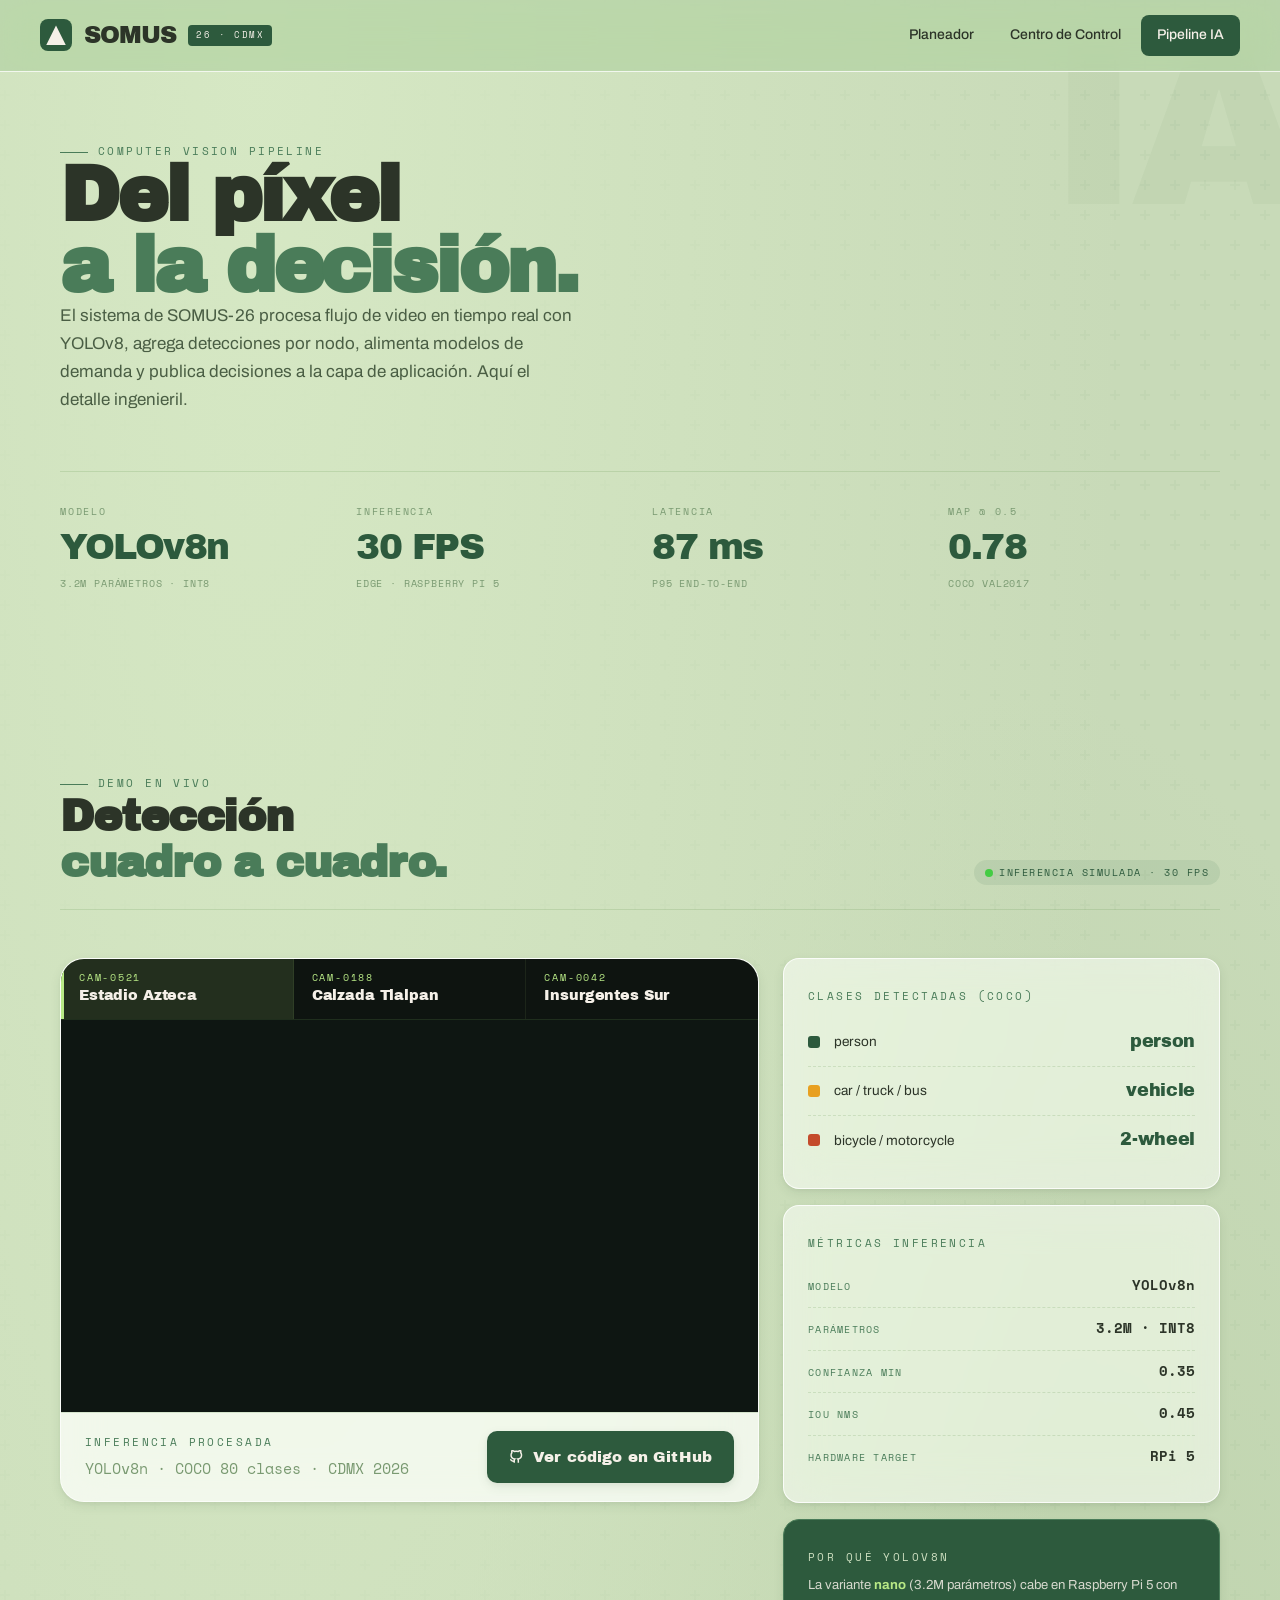
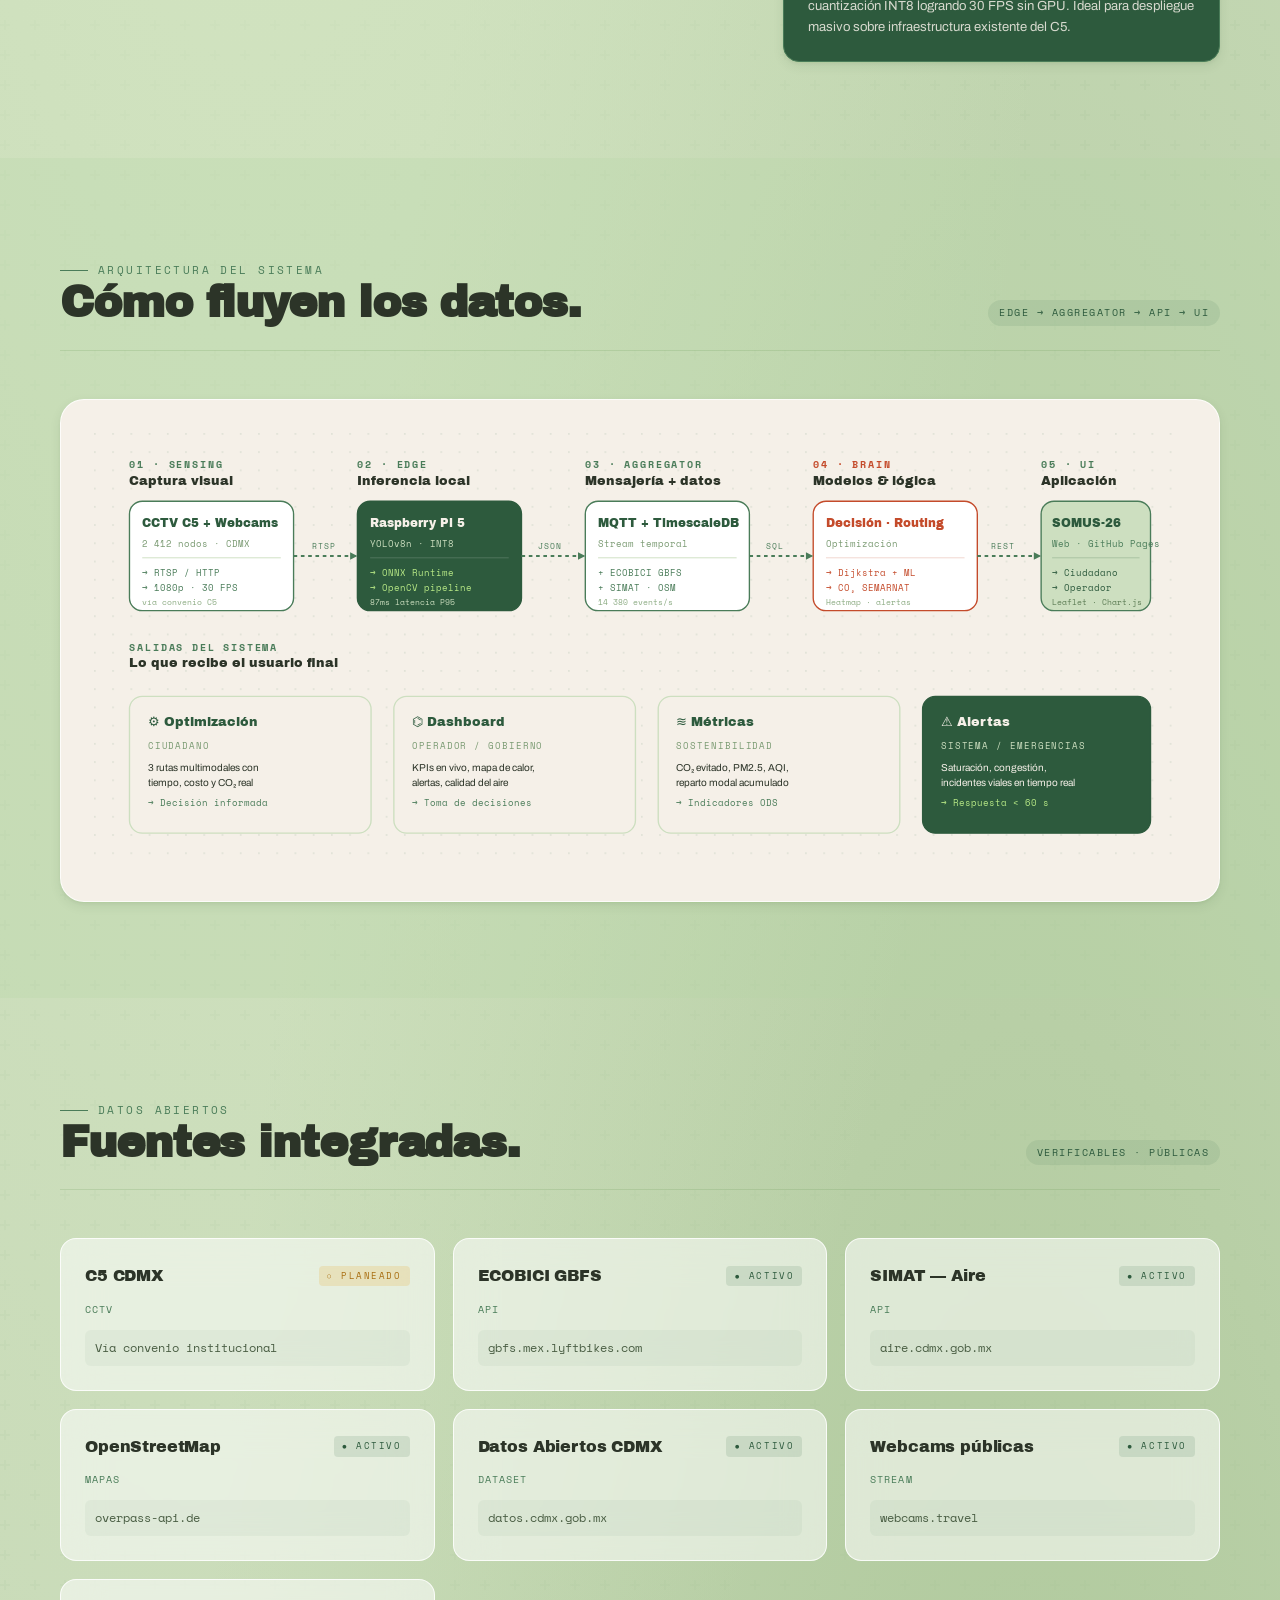
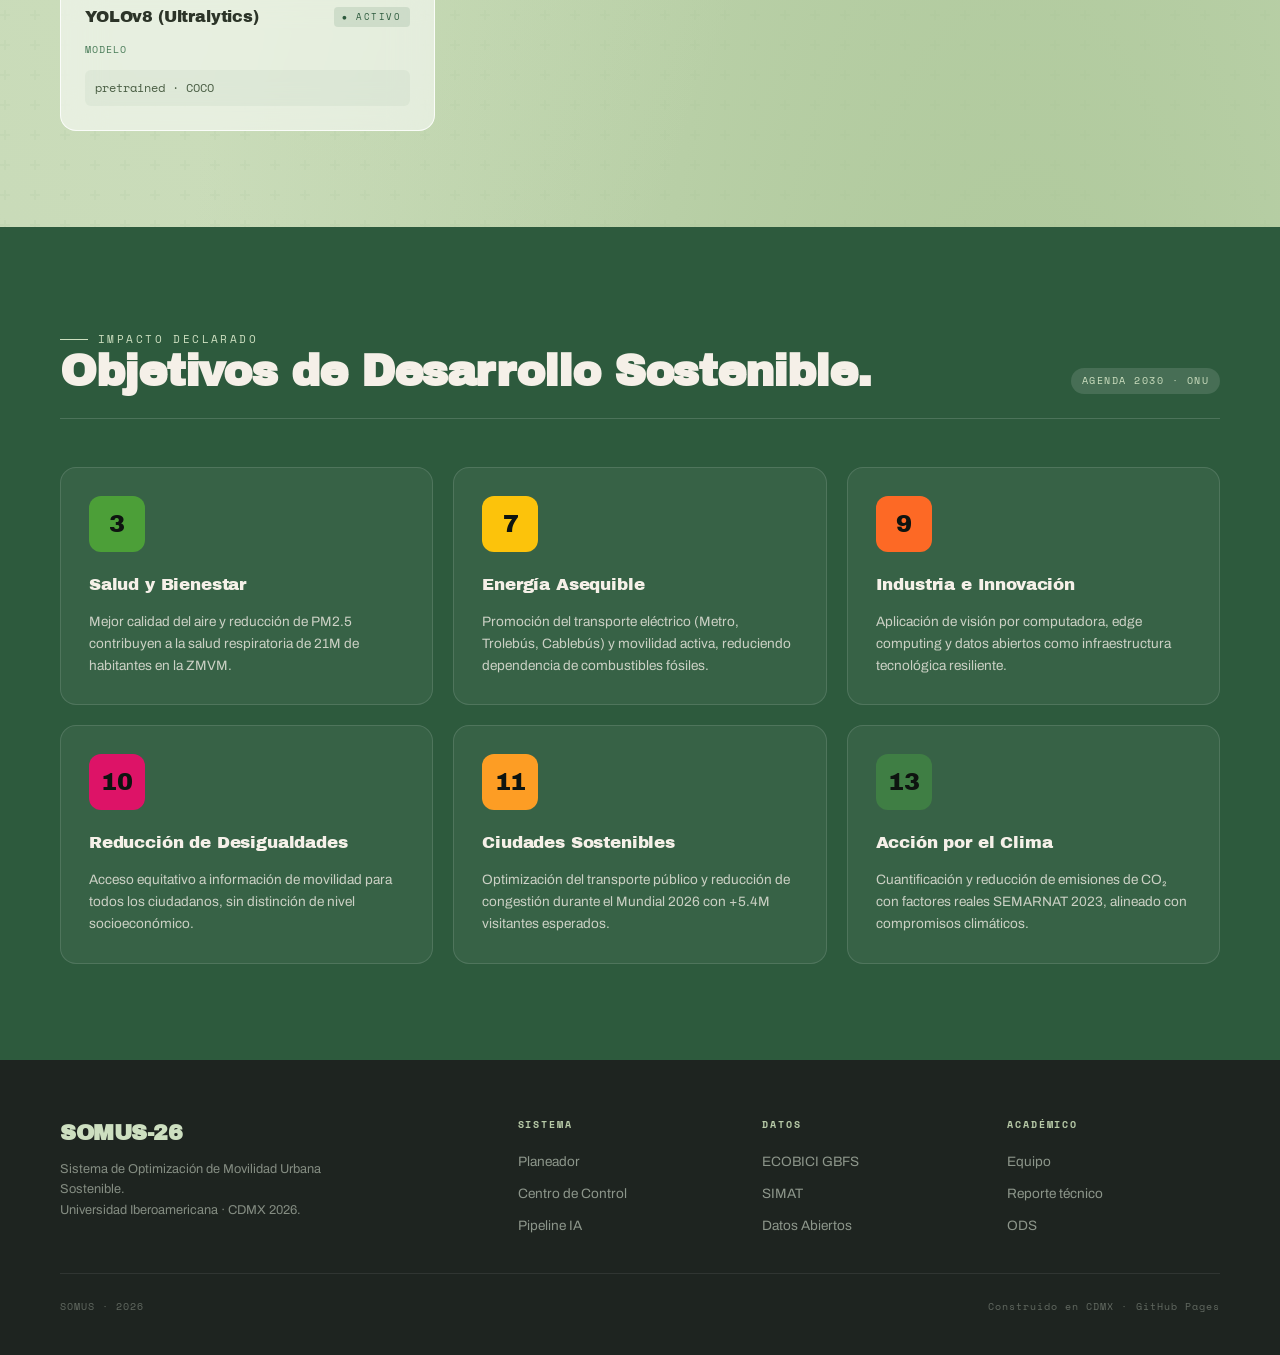
<file: pipeline.html>
<!DOCTYPE html>
<html lang="es">
<head>
  <meta charset="UTF-8" />
  <meta name="viewport" content="width=device-width, initial-scale=1.0" />
  <title>SOMUS-26 · Pipeline IA · Visión por Computadora</title>

  <link href="https://fonts.googleapis.com/css2?family=Space+Mono:wght@400;700&family=Archivo+Black&family=Archivo:wght@300;400;500;600;700&display=swap" rel="stylesheet" />
  <link rel="stylesheet" href="assets/css/shared.css?v=460502" />
  <link rel="stylesheet" href="assets/css/pipeline.css?v=460502" />
</head>
<body class="theme-light">

  <!-- ═════ NAV ═════ -->
  <nav class="nav">
    <a href="index.html" class="nav-brand">
      <span class="nav-brand-mark"></span>
      SOMUS<span class="nav-brand-meta">26 · CDMX</span>
    </a>
    <div class="nav-links">
      <a href="index.html" class="nav-link">Planeador</a>
      <a href="control.html" class="nav-link">Centro de Control</a>
      <a href="pipeline.html" class="nav-link active">Pipeline IA</a>
    </div>
  </nav>

  <!-- ═════ HERO ═════ -->
  <section class="pipeline-hero">
    <div class="hero-numerals" aria-hidden="true">
      <span class="hero-num">IA</span>
    </div>
    <div class="hero-content fade-up">
      <div class="kicker">Computer Vision Pipeline</div>
      <h1 class="display">
        Del píxel<br/>
        <em>a la decisión.</em>
      </h1>
      <p class="lede">
        El sistema de SOMUS-26 procesa flujo de video en tiempo real con YOLOv8,
        agrega detecciones por nodo, alimenta modelos de demanda y publica decisiones
        a la capa de aplicación. Aquí el detalle ingenieril.
      </p>
    </div>

    <div class="hero-stats fade-up-2">
      <div class="hero-stat">
        <span class="kpi-label">Modelo</span>
        <span class="hero-stat-val">YOLOv8n</span>
        <span class="hero-stat-meta">3.2M parámetros · INT8</span>
      </div>
      <div class="hero-stat">
        <span class="kpi-label">Inferencia</span>
        <span class="hero-stat-val">30 FPS</span>
        <span class="hero-stat-meta">Edge · Raspberry Pi 5</span>
      </div>
      <div class="hero-stat">
        <span class="kpi-label">Latencia</span>
        <span class="hero-stat-val">87 ms</span>
        <span class="hero-stat-meta">P95 end-to-end</span>
      </div>
      <div class="hero-stat">
        <span class="kpi-label">mAP @ 0.5</span>
        <span class="hero-stat-val">0.78</span>
        <span class="hero-stat-meta">COCO val2017</span>
      </div>
    </div>
  </section>

  <!-- ═════ DEMO YOLO ═════ -->
  <section class="section" id="demo">
    <div class="section-header">
      <div>
        <div class="kicker">Demo en vivo</div>
        <h2 class="h2">Detección<br/><em style="color:var(--moss);font-style:normal">cuadro a cuadro.</em></h2>
      </div>
      <span class="pill"><span class="live-dot"></span> Inferencia simulada · 30 FPS</span>
    </div>

    <div class="demo-layout">
      <div class="card demo-viewport-card">
        <!-- Selector de cámaras tipo CCTV -->
        <div class="cam-tabs" id="cam-tabs">
          <button class="cam-tab active" data-cam="0">
            <span class="cam-tab-id">CAM-0521</span>
            <span class="cam-tab-loc">Estadio Azteca</span>
          </button>
          <button class="cam-tab" data-cam="1">
            <span class="cam-tab-id">CAM-0188</span>
            <span class="cam-tab-loc">Calzada Tlalpan</span>
          </button>
          <button class="cam-tab" data-cam="2">
            <span class="cam-tab-id">CAM-0042</span>
            <span class="cam-tab-loc">Insurgentes Sur</span>
          </button>
        </div>

        <div class="demo-viewport" id="demo-viewport">
          <video id="vp-video" autoplay loop muted playsinline preload="auto">
            <source src="assets/video/cam01-final.mp4" type="video/mp4">
          </video>
        </div>

        <div class="demo-controls">
          <div class="demo-info">
            <span class="kicker no-line">Inferencia procesada</span>
            <span class="mono text-mute">YOLOv8n · COCO 80 clases · CDMX 2026</span>
          </div>
          <a class="btn btn-primary" href="https://github.com/orlandocamc/SOMUS-26" target="_blank">
            <svg width="14" height="14" viewBox="0 0 24 24" fill="none" stroke="currentColor" stroke-width="2.5"><path d="M9 19c-5 1.5-5-2.5-7-3m14 6v-3.87a3.37 3.37 0 0 0-.94-2.61c3.14-.35 6.44-1.54 6.44-7A5.44 5.44 0 0 0 20 4.77 5.07 5.07 0 0 0 19.91 1S18.73.65 16 2.48a13.38 13.38 0 0 0-7 0C6.27.65 5.09 1 5.09 1A5.07 5.07 0 0 0 5 4.77a5.44 5.44 0 0 0-1.5 3.78c0 5.42 3.3 6.61 6.44 7A3.37 3.37 0 0 0 9 18.13V22"/></svg>
            Ver código en GitHub
          </a>
        </div>
      </div>

      <aside class="demo-side">
        <div class="card card-tight">
          <div class="kicker no-line" style="margin-bottom:12px;">Clases detectadas (COCO)</div>
          <div class="class-list">
            <div class="class-row">
              <span class="class-dot" style="background:var(--forest);"></span>
              <span class="class-name">person</span>
              <span class="class-count">person</span>
            </div>
            <div class="class-row">
              <span class="class-dot" style="background:var(--amber);"></span>
              <span class="class-name">car / truck / bus</span>
              <span class="class-count">vehicle</span>
            </div>
            <div class="class-row">
              <span class="class-dot" style="background:var(--rust);"></span>
              <span class="class-name">bicycle / motorcycle</span>
              <span class="class-count">2-wheel</span>
            </div>
          </div>
        </div>

        <div class="card card-tight">
          <div class="kicker no-line" style="margin-bottom:12px;">Métricas inferencia</div>
          <div class="metrics-list">
            <div class="metric-row">
              <span class="metric-key">Modelo</span>
              <span class="metric-val">YOLOv8n</span>
            </div>
            <div class="metric-row">
              <span class="metric-key">Parámetros</span>
              <span class="metric-val">3.2M · INT8</span>
            </div>
            <div class="metric-row">
              <span class="metric-key">Confianza min</span>
              <span class="metric-val">0.35</span>
            </div>
            <div class="metric-row">
              <span class="metric-key">IoU NMS</span>
              <span class="metric-val">0.45</span>
            </div>
            <div class="metric-row">
              <span class="metric-key">Hardware target</span>
              <span class="metric-val">RPi 5</span>
            </div>
          </div>
        </div>

        <div class="card card-tight" style="background: var(--forest); color: var(--cream); border-color: var(--moss);">
          <div class="kicker no-line" style="color:var(--sage-light); margin-bottom:8px;">Por qué YOLOv8n</div>
          <p style="font-size: 0.82rem; line-height: 1.6; color: rgba(245,240,232,0.85);">
            La variante <strong style="color:var(--sage-bright);">nano</strong> (3.2M parámetros) cabe en
            Raspberry Pi 5 con cuantización INT8 logrando 30 FPS sin GPU. Ideal para
            despliegue masivo sobre infraestructura existente del C5.
          </p>
        </div>
      </aside>
    </div>
  </section>

  <!-- ═════ ARQUITECTURA ═════ -->
  <section class="section section-arch" id="arquitectura">
    <div class="section-header">
      <div>
        <div class="kicker">Arquitectura del sistema</div>
        <h2 class="h2">Cómo fluyen los datos.</h2>
      </div>
      <span class="pill">Edge → Aggregator → API → UI</span>
    </div>

    <div class="arch-diagram card">
      <svg viewBox="0 0 1200 480" xmlns="http://www.w3.org/2000/svg" style="width:100%;height:auto;display:block;">
        <!-- Background dot grid -->
        <defs>
          <pattern id="dots" width="20" height="20" patternUnits="userSpaceOnUse">
            <circle cx="2" cy="2" r="1" fill="rgba(74,124,89,0.15)"/>
          </pattern>
          <linearGradient id="flow1" x1="0%" y1="0%" x2="100%" y2="0%">
            <stop offset="0%" stop-color="#2d5a3d" stop-opacity="0"/>
            <stop offset="50%" stop-color="#2d5a3d" stop-opacity="0.8"/>
            <stop offset="100%" stop-color="#2d5a3d" stop-opacity="0"/>
          </linearGradient>
        </defs>
        <rect width="1200" height="480" fill="url(#dots)"/>

        <!-- ── Capa 1: SENSING (cámaras CCTV) ── -->
        <g class="arch-layer" transform="translate(40, 40)">
          <text x="0" y="0" font-family="Space Mono" font-size="11" letter-spacing="2" fill="#4a7c59" font-weight="700">01 · SENSING</text>
          <text x="0" y="18" font-family="Archivo Black" font-size="14" fill="#2c3428">Captura visual</text>
          <g transform="translate(0, 36)">
            <rect width="180" height="120" rx="14" fill="#fff" stroke="#4a7c59" stroke-width="1.5"/>
            <text x="14" y="28" font-family="Archivo Black" font-size="13" fill="#2d5a3d">CCTV C5 + Webcams</text>
            <text x="14" y="50" font-family="Space Mono" font-size="10" fill="#7a9a72">2 412 nodos · CDMX</text>
            <line x1="14" y1="62" x2="166" y2="62" stroke="#cddfc0" stroke-width="1"/>
            <text x="14" y="82" font-family="Space Mono" font-size="10" fill="#4a7c59">→ RTSP / HTTP</text>
            <text x="14" y="98" font-family="Space Mono" font-size="10" fill="#4a7c59">→ 1080p · 30 FPS</text>
            <text x="14" y="114" font-family="Space Mono" font-size="9" fill="#8aaa80">vía convenio C5</text>
          </g>
        </g>

        <!-- ── Capa 2: EDGE ── -->
        <g class="arch-layer" transform="translate(290, 40)">
          <text x="0" y="0" font-family="Space Mono" font-size="11" letter-spacing="2" fill="#4a7c59" font-weight="700">02 · EDGE</text>
          <text x="0" y="18" font-family="Archivo Black" font-size="14" fill="#2c3428">Inferencia local</text>
          <g transform="translate(0, 36)">
            <rect width="180" height="120" rx="14" fill="#2d5a3d" stroke="#2d5a3d" stroke-width="1.5"/>
            <text x="14" y="28" font-family="Archivo Black" font-size="13" fill="#f5f0e8">Raspberry Pi 5</text>
            <text x="14" y="50" font-family="Space Mono" font-size="10" fill="#cddfc0">YOLOv8n · INT8</text>
            <line x1="14" y1="62" x2="166" y2="62" stroke="rgba(255,255,255,0.18)" stroke-width="1"/>
            <text x="14" y="82" font-family="Space Mono" font-size="10" fill="#b8e986">→ ONNX Runtime</text>
            <text x="14" y="98" font-family="Space Mono" font-size="10" fill="#b8e986">→ OpenCV pipeline</text>
            <text x="14" y="114" font-family="Space Mono" font-size="9" fill="#cddfc0">87ms latencia P95</text>
          </g>
        </g>

        <!-- ── Capa 3: AGGREGATOR ── -->
        <g class="arch-layer" transform="translate(540, 40)">
          <text x="0" y="0" font-family="Space Mono" font-size="11" letter-spacing="2" fill="#4a7c59" font-weight="700">03 · AGGREGATOR</text>
          <text x="0" y="18" font-family="Archivo Black" font-size="14" fill="#2c3428">Mensajería + datos</text>
          <g transform="translate(0, 36)">
            <rect width="180" height="120" rx="14" fill="#fff" stroke="#4a7c59" stroke-width="1.5"/>
            <text x="14" y="28" font-family="Archivo Black" font-size="13" fill="#2d5a3d">MQTT + TimescaleDB</text>
            <text x="14" y="50" font-family="Space Mono" font-size="10" fill="#7a9a72">Stream temporal</text>
            <line x1="14" y1="62" x2="166" y2="62" stroke="#cddfc0" stroke-width="1"/>
            <text x="14" y="82" font-family="Space Mono" font-size="10" fill="#4a7c59">+ ECOBICI GBFS</text>
            <text x="14" y="98" font-family="Space Mono" font-size="10" fill="#4a7c59">+ SIMAT · OSM</text>
            <text x="14" y="114" font-family="Space Mono" font-size="9" fill="#8aaa80">14 380 events/s</text>
          </g>
        </g>

        <!-- ── Capa 4: BRAIN ── -->
        <g class="arch-layer" transform="translate(790, 40)">
          <text x="0" y="0" font-family="Space Mono" font-size="11" letter-spacing="2" fill="#c44b2b" font-weight="700">04 · BRAIN</text>
          <text x="0" y="18" font-family="Archivo Black" font-size="14" fill="#2c3428">Modelos & lógica</text>
          <g transform="translate(0, 36)">
            <rect width="180" height="120" rx="14" fill="#fff" stroke="#c44b2b" stroke-width="1.5"/>
            <text x="14" y="28" font-family="Archivo Black" font-size="13" fill="#c44b2b">Decisión · Routing</text>
            <text x="14" y="50" font-family="Space Mono" font-size="10" fill="#7a9a72">Optimización</text>
            <line x1="14" y1="62" x2="166" y2="62" stroke="#f0d4cc" stroke-width="1"/>
            <text x="14" y="82" font-family="Space Mono" font-size="10" fill="#c44b2b">→ Dijkstra + ML</text>
            <text x="14" y="98" font-family="Space Mono" font-size="10" fill="#c44b2b">→ CO₂ SEMARNAT</text>
            <text x="14" y="114" font-family="Space Mono" font-size="9" fill="#8aaa80">Heatmap · alertas</text>
          </g>
        </g>

        <!-- ── Capa 5: PRESENTATION ── -->
        <g class="arch-layer" transform="translate(1040, 40)">
          <text x="0" y="0" font-family="Space Mono" font-size="11" letter-spacing="2" fill="#4a7c59" font-weight="700">05 · UI</text>
          <text x="0" y="18" font-family="Archivo Black" font-size="14" fill="#2c3428">Aplicación</text>
          <g transform="translate(0, 36)">
            <rect width="120" height="120" rx="14" fill="#cddfc0" stroke="#4a7c59" stroke-width="1.5"/>
            <text x="12" y="28" font-family="Archivo Black" font-size="13" fill="#2d5a3d">SOMUS-26</text>
            <text x="12" y="50" font-family="Space Mono" font-size="10" fill="#4a7c59">Web · GitHub Pages</text>
            <line x1="12" y1="62" x2="108" y2="62" stroke="rgba(74,124,89,0.3)" stroke-width="1"/>
            <text x="12" y="82" font-family="Space Mono" font-size="10" fill="#2d5a3d">→ Ciudadano</text>
            <text x="12" y="98" font-family="Space Mono" font-size="10" fill="#2d5a3d">→ Operador</text>
            <text x="12" y="114" font-family="Space Mono" font-size="9" fill="#5a7a52">Leaflet · Chart.js</text>
          </g>
        </g>

        <!-- Conectores -->
        <g class="arch-flow">
          <!-- 1 -> 2 -->
          <line x1="220" y1="136" x2="290" y2="136" stroke="#4a7c59" stroke-width="2" stroke-dasharray="4 4"/>
          <polygon points="290,136 282,132 282,140" fill="#4a7c59"/>
          <text x="240" y="128" font-family="Space Mono" font-size="9" fill="#4a7c59" letter-spacing="1">RTSP</text>

          <line x1="470" y1="136" x2="540" y2="136" stroke="#4a7c59" stroke-width="2" stroke-dasharray="4 4"/>
          <polygon points="540,136 532,132 532,140" fill="#4a7c59"/>
          <text x="488" y="128" font-family="Space Mono" font-size="9" fill="#4a7c59" letter-spacing="1">JSON</text>

          <line x1="720" y1="136" x2="790" y2="136" stroke="#4a7c59" stroke-width="2" stroke-dasharray="4 4"/>
          <polygon points="790,136 782,132 782,140" fill="#4a7c59"/>
          <text x="738" y="128" font-family="Space Mono" font-size="9" fill="#4a7c59" letter-spacing="1">SQL</text>

          <line x1="970" y1="136" x2="1040" y2="136" stroke="#4a7c59" stroke-width="2" stroke-dasharray="4 4"/>
          <polygon points="1040,136 1032,132 1032,140" fill="#4a7c59"/>
          <text x="985" y="128" font-family="Space Mono" font-size="9" fill="#4a7c59" letter-spacing="1">REST</text>
        </g>

        <!-- ── Capa OUTPUT (abajo) ── -->
        <g transform="translate(40, 240)">
          <text x="0" y="0" font-family="Space Mono" font-size="11" letter-spacing="2" fill="#4a7c59" font-weight="700">SALIDAS DEL SISTEMA</text>
          <text x="0" y="18" font-family="Archivo Black" font-size="14" fill="#2c3428">Lo que recibe el usuario final</text>
        </g>

        <!-- Output cards -->
        <g transform="translate(40, 290)">
          <rect width="265" height="150" rx="14" fill="#f5f0e8" stroke="#cddfc0" stroke-width="1.5"/>
          <text x="20" y="32" font-family="Archivo Black" font-size="14" fill="#2d5a3d">⚙ Optimización</text>
          <text x="20" y="58" font-family="Space Mono" font-size="10" fill="#7a9a72" letter-spacing="1">CIUDADANO</text>
          <text x="20" y="82" font-family="Archivo" font-size="11" fill="#2c3428">3 rutas multimodales con</text>
          <text x="20" y="98" font-family="Archivo" font-size="11" fill="#2c3428">tiempo, costo y CO₂ real</text>
          <text x="20" y="120" font-family="Space Mono" font-size="10" fill="#4a7c59">→ Decisión informada</text>
        </g>

        <g transform="translate(330, 290)">
          <rect width="265" height="150" rx="14" fill="#f5f0e8" stroke="#cddfc0" stroke-width="1.5"/>
          <text x="20" y="32" font-family="Archivo Black" font-size="14" fill="#2d5a3d">⌬ Dashboard</text>
          <text x="20" y="58" font-family="Space Mono" font-size="10" fill="#7a9a72" letter-spacing="1">OPERADOR / GOBIERNO</text>
          <text x="20" y="82" font-family="Archivo" font-size="11" fill="#2c3428">KPIs en vivo, mapa de calor,</text>
          <text x="20" y="98" font-family="Archivo" font-size="11" fill="#2c3428">alertas, calidad del aire</text>
          <text x="20" y="120" font-family="Space Mono" font-size="10" fill="#4a7c59">→ Toma de decisiones</text>
        </g>

        <g transform="translate(620, 290)">
          <rect width="265" height="150" rx="14" fill="#f5f0e8" stroke="#cddfc0" stroke-width="1.5"/>
          <text x="20" y="32" font-family="Archivo Black" font-size="14" fill="#2d5a3d">≋ Métricas</text>
          <text x="20" y="58" font-family="Space Mono" font-size="10" fill="#7a9a72" letter-spacing="1">SOSTENIBILIDAD</text>
          <text x="20" y="82" font-family="Archivo" font-size="11" fill="#2c3428">CO₂ evitado, PM2.5, AQI,</text>
          <text x="20" y="98" font-family="Archivo" font-size="11" fill="#2c3428">reparto modal acumulado</text>
          <text x="20" y="120" font-family="Space Mono" font-size="10" fill="#4a7c59">→ Indicadores ODS</text>
        </g>

        <g transform="translate(910, 290)">
          <rect width="250" height="150" rx="14" fill="#2d5a3d" stroke="#2d5a3d" stroke-width="1.5"/>
          <text x="20" y="32" font-family="Archivo Black" font-size="14" fill="#f5f0e8">⚠ Alertas</text>
          <text x="20" y="58" font-family="Space Mono" font-size="10" fill="#cddfc0" letter-spacing="1">SISTEMA / EMERGENCIAS</text>
          <text x="20" y="82" font-family="Archivo" font-size="11" fill="#f5f0e8">Saturación, congestión,</text>
          <text x="20" y="98" font-family="Archivo" font-size="11" fill="#f5f0e8">incidentes viales en tiempo real</text>
          <text x="20" y="120" font-family="Space Mono" font-size="10" fill="#b8e986">→ Respuesta &lt; 60 s</text>
        </g>
      </svg>
    </div>
  </section>

  <!-- ═════ FUENTES DE DATOS ═════ -->
  <section class="section" id="datos">
    <div class="section-header">
      <div>
        <div class="kicker">Datos abiertos</div>
        <h2 class="h2">Fuentes integradas.</h2>
      </div>
      <span class="pill">Verificables · Públicas</span>
    </div>

    <div class="sources-grid grid-3" id="sources-grid"></div>
  </section>

  <!-- ═════ ODS ═════ -->
  <section class="section section-ods" id="ods">
    <div class="section-header">
      <div>
        <div class="kicker">Impacto declarado</div>
        <h2 class="h2">Objetivos de Desarrollo Sostenible.</h2>
      </div>
      <span class="pill">Agenda 2030 · ONU</span>
    </div>

    <div class="ods-grid" id="ods-grid"></div>
  </section>

  <!-- ═════ FOOTER ═════ -->
  <footer class="foot">
    <div class="foot-brand">
      <h3>SOMUS-26</h3>
      <p>Sistema de Optimización de Movilidad Urbana Sostenible.<br/>Universidad Iberoamericana · CDMX 2026.</p>
    </div>
    <div class="foot-col">
      <h4>Sistema</h4>
      <a href="index.html">Planeador</a>
      <a href="control.html">Centro de Control</a>
      <a href="pipeline.html">Pipeline IA</a>
    </div>
    <div class="foot-col">
      <h4>Datos</h4>
      <a href="https://gbfs.mex.lyftbikes.com" target="_blank">ECOBICI GBFS</a>
      <a href="https://aire.cdmx.gob.mx" target="_blank">SIMAT</a>
      <a href="https://datos.cdmx.gob.mx" target="_blank">Datos Abiertos</a>
    </div>
    <div class="foot-col">
      <h4>Académico</h4>
      <a href="index.html#about">Equipo</a>
      <a href="#" onclick="return false;">Reporte técnico</a>
      <a href="#ods">ODS</a>
    </div>
    <div class="foot-bottom">
      <span>SOMUS · 2026</span>
      <span>Construido en CDMX · GitHub Pages</span>
    </div>
  </footer>

  <script src="assets/js/data.js?v=460502"></script>
  <script src="assets/js/pipeline.js?v=460502"></script>
</body>
</html>
</file>
<file: assets/css/shared.css>
/* =====================================================
   SOMUS-26 · Design System
   Sistema de Optimización de Movilidad Urbana Sostenible
   Universidad Iberoamericana CDMX · 2026
   ===================================================== */

/* ── 1 · TOKENS ────────────────────────────────────── */
:root {
  /* Brand greens */
  --sage:        #b8cba8;
  --sage-light:  #cddfc0;
  --sage-bright: #b8e986;
  --moss:        #4a7c59;
  --forest:      #2d5a3d;
  --forest-deep: #1a3527;

  /* Neutrals */
  --cream:       #f5f0e8;
  --bone:        #e8e2d4;
  --charcoal:    #1e2420;
  --ink:         #2c3428;
  --graphite:    #0e1410;
  --steel:       #3a4540;

  /* Accents */
  --amber:       #e8a020;
  --rust:        #c44b2b;
  --coral:       #e8654b;
  --sky:         #6ba8b8;

  /* Semantic */
  --success:     #4a7c59;
  --warning:     #e8a020;
  --danger:      #c44b2b;
  --info:        #6ba8b8;

  /* Glass */
  --glass:        rgba(255, 255, 255, 0.55);
  --glass-strong: rgba(255, 255, 255, 0.75);
  --glass-border: rgba(255, 255, 255, 0.8);

  /* Typography */
  --font-display: 'Archivo Black', 'Helvetica Neue', sans-serif;
  --font-body:    'Archivo', 'Helvetica Neue', sans-serif;
  --font-mono:    'Space Mono', 'JetBrains Mono', monospace;

  /* Scale (perfect fourth) */
  --fs-xs:   0.6875rem;   /* 11 */
  --fs-sm:   0.8125rem;   /* 13 */
  --fs-base: 0.9375rem;   /* 15 */
  --fs-md:   1.0625rem;   /* 17 */
  --fs-lg:   1.375rem;    /* 22 */
  --fs-xl:   1.875rem;    /* 30 */
  --fs-2xl:  2.5rem;      /* 40 */
  --fs-3xl:  3.5rem;      /* 56 */
  --fs-4xl:  5rem;        /* 80 */
  --fs-mega: 8rem;        /* 128 */

  /* Spacing (4px base) */
  --s-1:  4px;
  --s-2:  8px;
  --s-3:  12px;
  --s-4:  16px;
  --s-5:  24px;
  --s-6:  32px;
  --s-7:  48px;
  --s-8:  64px;
  --s-9:  96px;

  /* Radius */
  --r-sm: 6px;
  --r-md: 10px;
  --r-lg: 16px;
  --r-xl: 24px;

  /* Shadows */
  --shadow-sm:  0 1px 2px rgba(30,60,30,0.06), 0 1px 3px rgba(30,60,30,0.08);
  --shadow-md:  0 4px 12px rgba(30,60,30,0.08), 0 2px 4px rgba(30,60,30,0.05);
  --shadow-lg:  0 16px 40px rgba(30,60,30,0.15);
  --shadow-xl:  0 24px 60px rgba(30,60,30,0.2);
  --shadow-glow:0 0 0 1px var(--moss), 0 0 24px rgba(74,124,89,0.4);

  /* Transitions */
  --t-fast: 0.15s cubic-bezier(0.4, 0, 0.2, 1);
  --t-base: 0.25s cubic-bezier(0.4, 0, 0.2, 1);
  --t-slow: 0.45s cubic-bezier(0.4, 0, 0.2, 1);
  --t-spring:0.5s cubic-bezier(0.34, 1.56, 0.64, 1);

  /* Layout */
  --nav-h: 72px;
  --container: 1400px;
}

/* DARK theme override (control center) */
[data-theme="dark"] {
  --bg-base:  var(--graphite);
  --bg-card:  rgba(20, 30, 25, 0.65);
  --bg-card-strong: rgba(30, 40, 35, 0.92);
  --border:   rgba(184, 233, 134, 0.15);
  --text:     var(--cream);
  --text-dim: rgba(245, 240, 232, 0.6);
  --text-mute:rgba(245, 240, 232, 0.4);
  --accent:   var(--sage-bright);
  --glass:        rgba(20, 35, 28, 0.5);
  --glass-strong: rgba(30, 45, 38, 0.8);
  --glass-border: rgba(184, 233, 134, 0.18);
}

/* LIGHT theme (default) */
:root {
  --bg-base:  #c8dab8;
  --bg-card:  rgba(255, 255, 255, 0.55);
  --bg-card-strong: rgba(255, 255, 255, 0.85);
  --border:   rgba(100, 150, 80, 0.2);
  --text:     var(--ink);
  --text-dim: #4a5e44;
  --text-mute:#7a9a72;
  --accent:   var(--forest);
}

/* ── 2 · RESET ─────────────────────────────────────── */
*, *::before, *::after { box-sizing: border-box; margin: 0; padding: 0; }
html { scroll-behavior: smooth; -webkit-font-smoothing: antialiased; -moz-osx-font-smoothing: grayscale; }
body { font-family: var(--font-body); font-size: var(--fs-base); line-height: 1.6; color: var(--text); }
img, svg, video { max-width: 100%; display: block; }
button, input, select, textarea { font: inherit; color: inherit; }
button { cursor: pointer; border: none; background: none; }
a { color: inherit; text-decoration: none; }
ul, ol { list-style: none; }

/* ── 3 · BACKGROUND ATMOSPHERE ─────────────────────── */
body.theme-light {
  background: var(--bg-base);
  background-image:
    radial-gradient(ellipse at 20% 0%, #d6e8c4 0%, transparent 60%),
    radial-gradient(ellipse at 80% 100%, #a8c494 0%, transparent 60%),
    url("data:image/svg+xml,%3Csvg width='60' height='60' viewBox='0 0 60 60' xmlns='http://www.w3.org/2000/svg'%3E%3Cg fill='none' fill-rule='evenodd'%3E%3Cg fill='%2368956a' fill-opacity='0.06'%3E%3Cpath d='M36 34v-4h-2v4h-4v2h4v4h2v-4h4v-2h-4zm0-30V0h-2v4h-4v2h4v4h2V6h4V4h-4zM6 34v-4H4v4H0v2h4v4h2v-4h4v-2H6zM6 4V0H4v4H0v2h4v4h2V6h4V4H6z'/%3E%3C/g%3E%3C/g%3E%3C/svg%3E");
  min-height: 100vh;
}

body.theme-dark {
  background: var(--graphite);
  background-image:
    radial-gradient(ellipse at 15% 10%, rgba(74,124,89,0.18) 0%, transparent 50%),
    radial-gradient(ellipse at 85% 90%, rgba(184,233,134,0.08) 0%, transparent 50%),
    linear-gradient(180deg, #0e1410 0%, #131a16 100%);
  min-height: 100vh;
  color: var(--text);
}

body.theme-dark::before {
  content: '';
  position: fixed; inset: 0; pointer-events: none; z-index: 0;
  background-image:
    linear-gradient(rgba(184,233,134,0.025) 1px, transparent 1px),
    linear-gradient(90deg, rgba(184,233,134,0.025) 1px, transparent 1px);
  background-size: 48px 48px;
  mask-image: radial-gradient(ellipse at center, black 30%, transparent 80%);
}

/* ── 4 · TYPOGRAPHY UTILITIES ──────────────────────── */
.kicker {
  font-family: var(--font-mono);
  font-size: var(--fs-xs);
  letter-spacing: 0.22em;
  text-transform: uppercase;
  color: var(--moss);
  display: inline-flex;
  align-items: center;
  gap: 10px;
}
.kicker::before {
  content: ''; width: 28px; height: 1.5px; background: currentColor;
}
.kicker.no-line::before { display: none; }
[data-theme="dark"] .kicker { color: var(--sage-bright); }

.display {
  font-family: var(--font-display);
  font-size: clamp(3rem, 6vw, 5.5rem);
  line-height: 0.92;
  letter-spacing: -0.04em;
  color: var(--text);
}
.display em { font-style: normal; color: var(--forest); display: block; }
[data-theme="dark"] .display em { color: var(--sage-bright); }

.h2 {
  font-family: var(--font-display);
  font-size: clamp(2rem, 3.5vw, 2.75rem);
  line-height: 1.05;
  letter-spacing: -0.025em;
}
.h3 {
  font-family: var(--font-display);
  font-size: var(--fs-lg);
  letter-spacing: -0.015em;
}
.lede {
  font-size: var(--fs-md);
  line-height: 1.65;
  color: var(--text-dim);
  max-width: 52ch;
}
.mono { font-family: var(--font-mono); }
.num  { font-family: var(--font-display); font-feature-settings: 'tnum'; letter-spacing: -0.03em; }

/* ── 5 · NAV (shared) ──────────────────────────────── */
.nav {
  position: fixed; top: 0; left: 0; right: 0; z-index: 1000;
  height: var(--nav-h);
  display: flex; align-items: center; justify-content: space-between;
  padding: 0 40px;
  backdrop-filter: blur(16px) saturate(140%);
  -webkit-backdrop-filter: blur(16px) saturate(140%);
  border-bottom: 1px solid var(--glass-border);
  transition: background var(--t-base);
}
body.theme-light .nav { background: rgba(180, 210, 165, 0.7); }
body.theme-dark  .nav { background: rgba(14, 20, 16, 0.82); border-bottom-color: var(--border); }

.nav-brand {
  display: flex; align-items: center; gap: 12px;
  font-family: var(--font-display);
  font-size: 1.5rem;
  letter-spacing: -0.04em;
  color: var(--text);
}
.nav-brand-mark {
  width: 32px; height: 32px;
  border-radius: 8px;
  background: var(--forest);
  position: relative;
  display: grid; place-items: center;
  flex-shrink: 0;
}
[data-theme="dark"] .nav-brand-mark { background: var(--sage-bright); }
.nav-brand-mark::after {
  content: ''; position: absolute; inset: 6px;
  background: var(--cream);
  clip-path: polygon(50% 0, 100% 100%, 0 100%);
}
[data-theme="dark"] .nav-brand-mark::after { background: var(--graphite); }

.nav-brand-meta {
  font-family: var(--font-mono);
  font-size: 0.55rem;
  letter-spacing: 0.18em;
  background: var(--forest);
  color: var(--cream);
  padding: 3px 8px;
  border-radius: 4px;
  text-transform: uppercase;
}
[data-theme="dark"] .nav-brand-meta { background: var(--sage-bright); color: var(--graphite); }

.nav-links { display: flex; gap: 4px; align-items: center; }
.nav-link {
  font-size: 0.875rem; font-weight: 500;
  padding: 9px 16px;
  border-radius: 8px;
  transition: background var(--t-fast);
  display: inline-flex; align-items: center; gap: 6px;
}
.nav-link:hover { background: rgba(255, 255, 255, 0.45); }
[data-theme="dark"] .nav-link:hover { background: rgba(184, 233, 134, 0.08); }
.nav-link.active { background: var(--forest); color: var(--cream); }
[data-theme="dark"] .nav-link.active { background: var(--sage-bright); color: var(--graphite); }

/* ── 6 · BUTTONS ───────────────────────────────────── */
.btn {
  display: inline-flex; align-items: center; justify-content: center; gap: 10px;
  padding: 14px 22px;
  border-radius: var(--r-md);
  font-family: var(--font-display);
  font-size: var(--fs-base);
  letter-spacing: 0.01em;
  transition: transform var(--t-fast), background var(--t-fast), box-shadow var(--t-fast);
  cursor: pointer;
  white-space: nowrap;
}
.btn:active { transform: translateY(1px); }
.btn-primary {
  background: var(--forest); color: var(--cream);
  box-shadow: var(--shadow-md);
}
.btn-primary:hover { background: var(--moss); transform: translateY(-1px); box-shadow: var(--shadow-lg); }
[data-theme="dark"] .btn-primary { background: var(--sage-bright); color: var(--graphite); }
[data-theme="dark"] .btn-primary:hover { background: #c9f29a; }

.btn-ghost {
  background: transparent;
  border: 1.5px solid var(--border);
  color: var(--text);
}
.btn-ghost:hover { background: var(--glass-strong); }

.btn-icon {
  width: 40px; height: 40px; padding: 0;
  border-radius: var(--r-md);
  background: var(--glass);
  border: 1px solid var(--glass-border);
}

/* ── 7 · CARDS ─────────────────────────────────────── */
.card {
  background: var(--bg-card);
  backdrop-filter: blur(20px) saturate(140%);
  -webkit-backdrop-filter: blur(20px) saturate(140%);
  border: 1px solid var(--glass-border);
  border-radius: var(--r-xl);
  padding: var(--s-6);
  box-shadow: var(--shadow-md);
}
[data-theme="dark"] .card {
  background: var(--bg-card);
  border-color: var(--border);
  box-shadow: 0 4px 24px rgba(0,0,0,0.3);
}
.card-tight { padding: var(--s-5); border-radius: var(--r-lg); }

.card-header {
  display: flex; justify-content: space-between; align-items: center;
  margin-bottom: var(--s-5);
  gap: var(--s-4);
}
.card-title {
  font-family: var(--font-display);
  font-size: var(--fs-md);
  letter-spacing: -0.01em;
}

/* ── 8 · BADGES & PILLS ────────────────────────────── */
.pill {
  display: inline-flex; align-items: center; gap: 6px;
  padding: 5px 11px;
  font-family: var(--font-mono);
  font-size: 0.62rem;
  letter-spacing: 0.15em;
  text-transform: uppercase;
  border-radius: 999px;
  background: rgba(74, 124, 89, 0.12);
  color: var(--forest);
}
.pill-success { background: rgba(74, 124, 89, 0.15); color: var(--forest); }
.pill-warning { background: rgba(232, 160, 32, 0.18); color: #a86d10; }
.pill-danger  { background: rgba(196, 75, 43, 0.15);  color: var(--rust); }
.pill-info    { background: rgba(107, 168, 184, 0.18); color: #3a7886; }
[data-theme="dark"] .pill { background: rgba(184, 233, 134, 0.12); color: var(--sage-bright); }
[data-theme="dark"] .pill-warning { background: rgba(232, 160, 32, 0.18); color: var(--amber); }
[data-theme="dark"] .pill-danger  { background: rgba(232, 101, 75, 0.18); color: var(--coral); }

/* Live dot */
.live-dot {
  width: 8px; height: 8px; border-radius: 50%;
  background: #44cc44;
  box-shadow: 0 0 0 0 rgba(68, 204, 68, 0.7);
  animation: pulse 1.8s infinite;
}
.live-dot.danger { background: var(--rust); box-shadow: 0 0 0 0 rgba(196, 75, 43, 0.7); }
@keyframes pulse {
  0%   { box-shadow: 0 0 0 0 currentColor; }
  70%  { box-shadow: 0 0 0 8px transparent; }
  100% { box-shadow: 0 0 0 0 transparent; }
}

/* ── 9 · KPI ───────────────────────────────────────── */
.kpi {
  display: flex; flex-direction: column; gap: 6px;
}
.kpi-label {
  font-family: var(--font-mono);
  font-size: 0.62rem;
  letter-spacing: 0.18em;
  text-transform: uppercase;
  color: var(--text-mute);
}
.kpi-value {
  font-family: var(--font-display);
  font-size: var(--fs-xl);
  letter-spacing: -0.04em;
  line-height: 1;
  color: var(--text);
  font-feature-settings: 'tnum';
}
.kpi-value.green { color: var(--forest); }
[data-theme="dark"] .kpi-value.green { color: var(--sage-bright); }
.kpi-value.red   { color: var(--rust); }
.kpi-value.amber { color: var(--amber); }
.kpi-trend {
  font-family: var(--font-mono);
  font-size: 0.7rem;
  display: inline-flex; align-items: center; gap: 4px;
}
.kpi-trend.up   { color: var(--forest); }
.kpi-trend.down { color: var(--rust); }
[data-theme="dark"] .kpi-trend.up { color: var(--sage-bright); }

/* ── 10 · INPUT ────────────────────────────────────── */
.input-group { display: flex; flex-direction: column; gap: 6px; }
.input-label {
  font-family: var(--font-mono);
  font-size: 0.65rem;
  letter-spacing: 0.18em;
  text-transform: uppercase;
  color: var(--moss);
}
[data-theme="dark"] .input-label { color: var(--sage-bright); }
.input {
  background: rgba(255, 255, 255, 0.7);
  border: 1.5px solid rgba(100, 150, 80, 0.3);
  border-radius: var(--r-md);
  padding: 12px 16px;
  font-size: 0.9rem;
  color: var(--ink);
  transition: border-color var(--t-fast), background var(--t-fast);
  outline: none;
  width: 100%;
}
.input::placeholder { color: #8aaa80; }
.input:focus { border-color: var(--moss); background: rgba(255, 255, 255, 0.95); }
[data-theme="dark"] .input {
  background: rgba(255, 255, 255, 0.05);
  border-color: rgba(184, 233, 134, 0.2);
  color: var(--cream);
}
[data-theme="dark"] .input:focus { border-color: var(--sage-bright); background: rgba(255, 255, 255, 0.08); }

/* ── 11 · GRID HELPERS ─────────────────────────────── */
.section { padding: var(--s-9) 60px; }
.section-tight { padding: var(--s-7) 60px; }

.section-header {
  display: flex; justify-content: space-between; align-items: flex-end;
  margin-bottom: var(--s-7);
  padding-bottom: var(--s-5);
  border-bottom: 1px solid var(--border);
  gap: var(--s-5);
}

.grid-2 { display: grid; grid-template-columns: repeat(2, 1fr); gap: var(--s-5); }
.grid-3 { display: grid; grid-template-columns: repeat(3, 1fr); gap: var(--s-5); }
.grid-4 { display: grid; grid-template-columns: repeat(4, 1fr); gap: var(--s-4); }

/* ── 12 · TICKER ───────────────────────────────────── */
.ticker {
  overflow: hidden;
  border-top: 1px solid var(--border);
  border-bottom: 1px solid var(--border);
  background: var(--glass);
  padding: 12px 0;
}
.ticker-track {
  display: flex; gap: 48px;
  white-space: nowrap;
  animation: ticker-scroll 60s linear infinite;
  font-family: var(--font-mono);
  font-size: 0.75rem;
  letter-spacing: 0.08em;
  color: var(--text-dim);
}
.ticker-item { display: inline-flex; align-items: center; gap: 8px; }
.ticker-item strong { color: var(--forest); font-family: var(--font-display); letter-spacing: -0.02em; }
[data-theme="dark"] .ticker-item strong { color: var(--sage-bright); }
@keyframes ticker-scroll {
  0%   { transform: translateX(0); }
  100% { transform: translateX(-50%); }
}

/* ── 13 · TOAST ────────────────────────────────────── */
.toast {
  position: fixed; bottom: 32px; right: 32px;
  background: var(--forest); color: var(--cream);
  padding: 14px 22px;
  border-radius: var(--r-md);
  font-size: 0.875rem; font-weight: 500;
  z-index: 3000;
  transform: translateY(80px); opacity: 0;
  transition: all var(--t-spring);
  display: flex; align-items: center; gap: 10px;
  box-shadow: var(--shadow-lg);
  max-width: 360px;
}
.toast.show { transform: translateY(0); opacity: 1; }
[data-theme="dark"] .toast { background: var(--sage-bright); color: var(--graphite); }

/* ── 14 · FOOTER ───────────────────────────────────── */
.foot {
  background: var(--charcoal); color: rgba(200, 210, 195, 0.6);
  padding: 56px 60px 40px;
  display: grid;
  grid-template-columns: 2fr 1fr 1fr 1fr;
  gap: var(--s-6);
}
.foot-brand h3 { font-family: var(--font-display); font-size: var(--fs-lg); color: var(--sage-light); letter-spacing: -0.02em; margin-bottom: 8px; }
.foot-brand p { font-size: 0.8rem; max-width: 38ch; line-height: 1.6; }
.foot-col h4 { font-family: var(--font-mono); font-size: 0.65rem; letter-spacing: 0.18em; text-transform: uppercase; color: var(--sage); margin-bottom: 14px; }
.foot-col a { display: block; padding: 5px 0; font-size: 0.85rem; color: rgba(200,210,195,0.65); transition: color var(--t-fast); }
.foot-col a:hover { color: var(--sage-bright); }
.foot-bottom { grid-column: 1/-1; padding-top: var(--s-5); border-top: 1px solid rgba(255,255,255,0.08); display: flex; justify-content: space-between; font-family: var(--font-mono); font-size: 0.65rem; letter-spacing: 0.1em; color: rgba(200,210,195,0.4); }

/* ── 15 · SCROLLBAR ────────────────────────────────── */
::-webkit-scrollbar { width: 10px; height: 10px; }
::-webkit-scrollbar-track { background: transparent; }
::-webkit-scrollbar-thumb { background: rgba(74,124,89,0.3); border-radius: 5px; }
::-webkit-scrollbar-thumb:hover { background: rgba(74,124,89,0.5); }

/* ── 16 · ANIMATIONS ───────────────────────────────── */
@keyframes fadeUp {
  from { opacity: 0; transform: translateY(16px); }
  to   { opacity: 1; transform: translateY(0); }
}
@keyframes fadeIn {
  from { opacity: 0; }
  to   { opacity: 1; }
}
.fade-up   { animation: fadeUp 0.6s var(--t-base) both; }
.fade-up-1 { animation: fadeUp 0.6s 0.05s var(--t-base) both; }
.fade-up-2 { animation: fadeUp 0.6s 0.1s  var(--t-base) both; }
.fade-up-3 { animation: fadeUp 0.6s 0.18s var(--t-base) both; }
.fade-up-4 { animation: fadeUp 0.6s 0.26s var(--t-base) both; }
.fade-up-5 { animation: fadeUp 0.6s 0.34s var(--t-base) both; }

/* ── 17 · RESPONSIVE ───────────────────────────────── */
@media (max-width: 1024px) {
  .section, .section-tight { padding: var(--s-7) 32px; }
  .nav { padding: 0 24px; }
  .grid-3, .grid-4 { grid-template-columns: repeat(2, 1fr); }
  .foot { grid-template-columns: 1fr 1fr; }
}
@media (max-width: 720px) {
  .section, .section-tight { padding: var(--s-6) 20px; }
  .nav { padding: 0 16px; }
  .nav-links .nav-link:not(.active):not(.nav-cta) { display: none; }
  .grid-2, .grid-3, .grid-4 { grid-template-columns: 1fr; }
  .foot { grid-template-columns: 1fr; padding: 32px 20px; }
  .foot-bottom { flex-direction: column; gap: 8px; }
}

/* ── 18 · UTILITIES ────────────────────────────────── */
.flex { display: flex; }
.flex-col { display: flex; flex-direction: column; }
.items-center { align-items: center; }
.justify-between { justify-content: space-between; }
.gap-2 { gap: var(--s-2); } .gap-3 { gap: var(--s-3); } .gap-4 { gap: var(--s-4); } .gap-5 { gap: var(--s-5); }
.text-dim { color: var(--text-dim); }
.text-mute { color: var(--text-mute); }
.text-center { text-align: center; }
.relative { position: relative; }
.hidden { display: none !important; }
</file>
<file: assets/css/pipeline.css>
/* =====================================================
   SOMUS-26 · pipeline.css
   Demo YOLO + Arquitectura técnica + ODS
   ===================================================== */

/* ── HERO ──────────────────────────────────────────── */
.pipeline-hero {
  position: relative;
  padding: calc(var(--nav-h) + 64px) 60px 80px;
  overflow: hidden;
}
.pipeline-hero .hero-numerals {
  position: absolute;
  right: -20px;
  top: 30px;
  z-index: 0;
  pointer-events: none;
}
.pipeline-hero .hero-num {
  font-family: var(--font-display);
  font-size: clamp(10rem, 18vw, 16rem);
  letter-spacing: -0.04em;
  line-height: 0.85;
  color: rgba(45, 90, 61, 0.04);
  display: block;
}

.pipeline-hero .hero-content { position: relative; z-index: 1; max-width: 720px; margin-bottom: 56px; }
.pipeline-hero .display em { color: var(--moss); font-style: normal; display: block; }

.hero-stats {
  position: relative; z-index: 1;
  display: grid;
  grid-template-columns: repeat(4, 1fr);
  gap: 24px;
  padding-top: 32px;
  border-top: 1px solid var(--border);
}
.hero-stat {
  display: flex; flex-direction: column; gap: 6px;
}
.hero-stat-val {
  font-family: var(--font-display);
  font-size: 2.25rem;
  letter-spacing: -0.04em;
  color: var(--forest);
  line-height: 1;
  margin: 4px 0;
}
.hero-stat-meta {
  font-family: var(--font-mono);
  font-size: 0.65rem;
  color: var(--text-mute);
  letter-spacing: 0.08em;
  text-transform: uppercase;
}

/* ── DEMO LAYOUT ───────────────────────────────────── */
.demo-layout {
  display: grid;
  grid-template-columns: 1.6fr 1fr;
  gap: 24px;
  align-items: start;
}
.demo-viewport-card {
  padding: 0;
  overflow: hidden;
}
.demo-viewport {
  position: relative;
  width: 100%;
  aspect-ratio: 16/9;
  background: #0e1612;
  overflow: hidden;
}
.demo-viewport video {
  position: absolute;
  inset: 0;
  width: 100%;
  height: 100%;
  object-fit: cover;
  display: block;
}

/* ── CAM TABS · Selector de cámaras ───────────────── */
.cam-tabs {
  display: flex;
  background: var(--graphite);
  border-bottom: 1px solid var(--border);
  width: 100%;
}
.demo-viewport-card .cam-tab {
  flex: 1 1 0;
  padding: 14px 18px;
  background: transparent;
  border: none;
  border-right: 1px solid rgba(184, 233, 134, 0.08);
  cursor: pointer;
  display: flex !important;
  flex-direction: column !important;
  align-items: flex-start !important;
  justify-content: center;
  gap: 4px;
  transition: background var(--t-fast);
  position: relative;
  font-family: inherit;
  text-align: left;
  min-width: 0;
}
.demo-viewport-card .cam-tab:last-child { border-right: none; }
.demo-viewport-card .cam-tab:hover { background: rgba(184, 233, 134, 0.06); }
.demo-viewport-card .cam-tab.active { background: rgba(184, 233, 134, 0.12); }
.demo-viewport-card .cam-tab.active::before {
  content: '';
  position: absolute;
  left: 0; top: 0; bottom: 0;
  width: 3px;
  background: var(--sage-bright);
}
.cam-tab-id {
  font-family: var(--font-mono);
  font-size: 0.62rem;
  letter-spacing: 0.18em;
  color: var(--sage-bright);
  display: block;
  line-height: 1;
}
.cam-tab-loc {
  font-family: var(--font-display);
  font-size: 0.9rem;
  letter-spacing: -0.01em;
  color: var(--cream);
  display: block;
  line-height: 1.2;
}

/* ── DEMO CONTROLS ─────────────────────────────────── */
.demo-controls {
  display: flex;
  justify-content: space-between;
  align-items: center;
  padding: 18px 24px;
  border-top: 1px solid var(--border);
  background: rgba(255, 255, 255, 0.4);
  gap: 16px;
}
.demo-info {
  display: flex; flex-direction: column; gap: 4px;
}

/* ── DEMO SIDE ─────────────────────────────────────── */
.demo-side {
  display: flex; flex-direction: column; gap: 16px;
}
.class-list { display: flex; flex-direction: column; gap: 0; }
.class-row {
  display: grid;
  grid-template-columns: 14px 1fr auto;
  gap: 12px;
  align-items: center;
  padding: 10px 0;
  border-bottom: 1px dashed var(--border);
}
.class-row:last-child { border-bottom: none; }
.class-dot {
  width: 12px; height: 12px;
  border-radius: 3px;
}
.class-name { font-size: 0.85rem; color: var(--ink); }
.class-count {
  font-family: var(--font-display);
  font-size: 1.1rem;
  letter-spacing: -0.02em;
  color: var(--forest);
}

.metrics-list { display: flex; flex-direction: column; gap: 0; }
.metric-row {
  display: flex;
  justify-content: space-between;
  align-items: baseline;
  padding: 10px 0;
  border-bottom: 1px dashed var(--border);
}
.metric-row:last-child { border-bottom: none; }
.metric-key {
  font-family: var(--font-mono);
  font-size: 0.65rem;
  letter-spacing: 0.12em;
  text-transform: uppercase;
  color: var(--moss);
}
.metric-val {
  font-family: var(--font-mono);
  font-size: 0.85rem;
  font-weight: 700;
  color: var(--ink);
}

/* ── ARQUITECTURA ──────────────────────────────────── */
.section-arch { background: rgba(180, 210, 165, 0.25); }
.arch-diagram {
  padding: 32px;
  background: var(--cream);
  overflow-x: auto;
}

/* ── FUENTES DE DATOS ──────────────────────────────── */
.sources-grid { gap: 18px; }
.source-card {
  background: var(--glass);
  backdrop-filter: blur(20px);
  border: 1px solid var(--glass-border);
  border-radius: var(--r-lg);
  padding: 24px;
  display: flex; flex-direction: column;
  gap: 12px;
  transition: all var(--t-base);
}
.source-card:hover { transform: translateY(-3px); box-shadow: var(--shadow-md); }
.source-head {
  display: flex; justify-content: space-between; align-items: center;
}
.source-name {
  font-family: var(--font-display);
  font-size: 1rem;
  letter-spacing: -0.01em;
  color: var(--ink);
}
.source-status {
  font-family: var(--font-mono);
  font-size: 0.55rem;
  letter-spacing: 0.18em;
  text-transform: uppercase;
  padding: 3px 8px;
  border-radius: 4px;
}
.source-status.live { background: rgba(74, 124, 89, 0.15); color: var(--forest); }
.source-status.planned { background: rgba(232, 160, 32, 0.18); color: #a86d10; }
.source-type {
  font-family: var(--font-mono);
  font-size: 0.65rem;
  color: var(--moss);
  letter-spacing: 0.1em;
  text-transform: uppercase;
}
.source-note {
  font-size: 0.78rem;
  color: var(--text-dim);
  font-family: var(--font-mono);
  background: rgba(74, 124, 89, 0.06);
  padding: 8px 10px;
  border-radius: 6px;
  margin-top: auto;
}

/* ── ODS ───────────────────────────────────────────── */
.section-ods {
  background: var(--forest);
  color: var(--cream);
}
.section-ods .h2,
.section-ods .display { color: var(--cream); }
.section-ods .kicker { color: var(--sage-light); }
.section-ods .pill { background: rgba(255, 255, 255, 0.12); color: var(--sage-light); }
.section-ods .section-header { border-bottom-color: rgba(255, 255, 255, 0.15); }

.ods-grid {
  display: grid;
  grid-template-columns: repeat(3, 1fr);
  gap: 20px;
}
.ods-card {
  background: rgba(255, 255, 255, 0.05);
  border: 1px solid rgba(255, 255, 255, 0.12);
  border-radius: var(--r-lg);
  padding: 28px;
  display: flex; flex-direction: column; gap: 12px;
  transition: background var(--t-base);
}
.ods-card:hover { background: rgba(255, 255, 255, 0.09); }
.ods-card-num {
  width: 56px; height: 56px;
  border-radius: 12px;
  display: grid; place-items: center;
  font-family: var(--font-display);
  font-size: 1.5rem;
  color: var(--graphite);
  letter-spacing: -0.02em;
  margin-bottom: 8px;
}
.ods-card-name {
  font-family: var(--font-display);
  font-size: 1.05rem;
  letter-spacing: -0.01em;
  color: var(--cream);
}
.ods-card-text {
  font-size: 0.85rem;
  line-height: 1.6;
  color: rgba(245, 240, 232, 0.78);
}

/* ── RESPONSIVE ────────────────────────────────────── */
@media (max-width: 1024px) {
  .pipeline-hero { padding: calc(var(--nav-h) + 32px) 32px 60px; }
  .hero-stats { grid-template-columns: 1fr 1fr; }
  .demo-layout { grid-template-columns: 1fr; }
  .ods-grid { grid-template-columns: 1fr 1fr; }
}
@media (max-width: 720px) {
  .pipeline-hero { padding: calc(var(--nav-h) + 24px) 20px 40px; }
  .hero-stats { grid-template-columns: 1fr; }
  .ods-grid { grid-template-columns: 1fr; }
  .demo-controls { flex-direction: column; gap: 12px; }
  .demo-controls .btn { width: 100%; }
}
</file>
